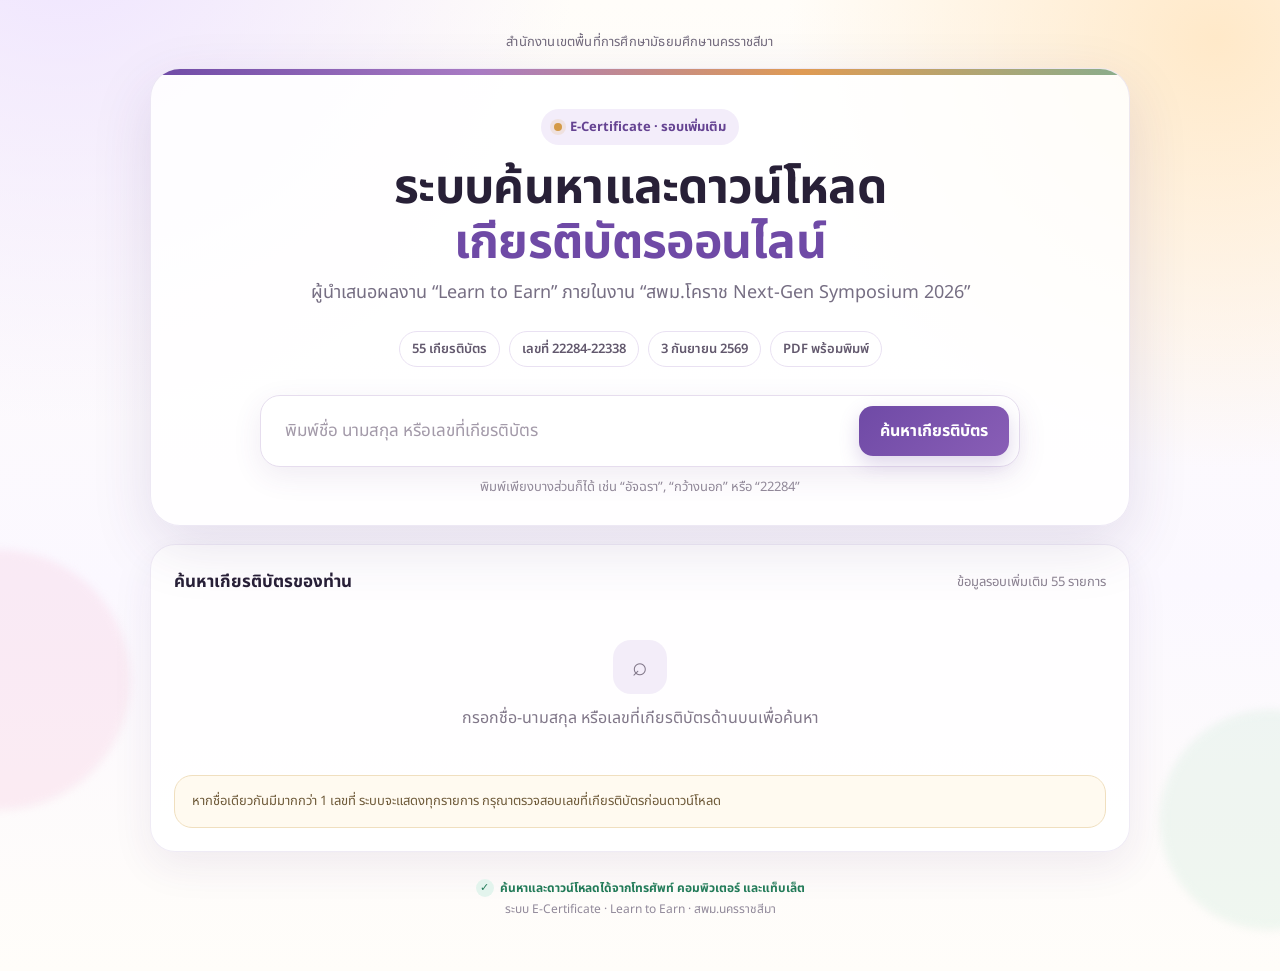
<file: learn-to-earn-round2/index.html>
<!doctype html>
<html lang="th">
<head>
<meta charset="utf-8">
<meta name="viewport" content="width=device-width,initial-scale=1,viewport-fit=cover">
<meta name="theme-color" content="#6f4aa6">
<title>ระบบค้นหาและดาวน์โหลดเกียรติบัตร Learn to Earn - รอบเพิ่มเติม</title>
<link rel="preconnect" href="https://fonts.googleapis.com">
<link rel="preconnect" href="https://fonts.gstatic.com" crossorigin>
<link href="https://fonts.googleapis.com/css2?family=Noto+Sans+Thai:wght@400;500;600;700;800&display=swap" rel="stylesheet">
<style>
:root{--purple:#6f4aa6;--purple2:#8d68be;--ink:#282037;--muted:#766e83;--gold:#d39a45;--cream:#fffaf2;--line:#e9e1f2;--ok:#237b59;--shadow:0 20px 60px rgba(73,44,105,.13)}
*{box-sizing:border-box}html{scroll-behavior:smooth}body{margin:0;font-family:"Noto Sans Thai",system-ui,sans-serif;color:var(--ink);background:radial-gradient(circle at 5% -10%,#eee3ff 0,transparent 32%),radial-gradient(circle at 95% 4%,#ffe9c9 0,transparent 28%),linear-gradient(180deg,#fffdf9,#fbf8ff 60%,#fffdf9);min-height:100vh}
body:before,body:after{content:"";position:fixed;z-index:-1;border-radius:999px;filter:blur(4px);opacity:.4}body:before{width:260px;height:260px;background:#f8d5e6;left:-130px;bottom:10%}body:after{width:220px;height:220px;background:#d9eee1;right:-100px;bottom:-30px}
.wrap{width:min(980px,calc(100% - 28px));margin:auto;padding:24px 0 52px}.topline{text-align:center;font-size:13px;color:#726a7d;letter-spacing:.2px;margin:8px 0 16px}.hero{background:rgba(255,255,255,.84);border:1px solid rgba(111,74,166,.12);border-radius:30px;box-shadow:var(--shadow);overflow:hidden;position:relative}.hero:before{content:"";position:absolute;left:0;right:0;top:0;height:6px;background:linear-gradient(90deg,#6f4aa6,#a87ac3,#df9b53,#88ad8d)}.heroInner{padding:40px 42px 28px;text-align:center}.eyebrow{display:inline-flex;align-items:center;gap:8px;padding:8px 13px;border-radius:999px;background:#f3edfa;color:#654392;font-weight:700;font-size:13px}.eyebrow .dot{width:8px;height:8px;background:#d49a46;border-radius:50%;box-shadow:0 0 0 4px rgba(212,154,70,.15)}h1{font-size:clamp(28px,5vw,48px);line-height:1.15;margin:16px 0 6px;letter-spacing:-.7px}.accent{color:var(--purple)}.sub{margin:0 auto;color:var(--muted);font-size:clamp(15px,2.3vw,18px);max-width:720px;line-height:1.75}.chips{display:flex;flex-wrap:wrap;justify-content:center;gap:9px;margin:22px 0 0}.chip{padding:7px 12px;border:1px solid var(--line);background:#fff;border-radius:999px;color:#62586d;font-size:13px;font-weight:600}.searchBox{margin:28px auto 4px;max-width:760px;padding:10px;background:#fff;border:1px solid #e6ddee;border-radius:20px;display:flex;gap:8px;box-shadow:0 9px 30px rgba(86,56,117,.09)}.searchBox:focus-within{border-color:#aa8dca;box-shadow:0 0 0 4px rgba(111,74,166,.08),0 9px 30px rgba(86,56,117,.09)}input{min-width:0;flex:1;border:0;outline:none;padding:12px 14px;font:600 17px "Noto Sans Thai",sans-serif;color:var(--ink);background:transparent}input::placeholder{font-weight:400;color:#a39aa9}.btnSearch{border:0;border-radius:14px;padding:12px 21px;background:linear-gradient(135deg,#6f4aa6,#895eb6);color:white;font:700 16px "Noto Sans Thai";cursor:pointer;box-shadow:0 8px 20px rgba(111,74,166,.23)}.hint{font-size:13px;color:#918899;margin-top:10px}
.panel{margin-top:18px;background:rgba(255,255,255,.83);border:1px solid rgba(111,74,166,.11);border-radius:25px;padding:23px;box-shadow:0 14px 40px rgba(73,44,105,.08)}.status{display:flex;justify-content:space-between;align-items:center;gap:12px;margin-bottom:14px;min-height:28px}.status strong{font-size:17px}.status span{font-size:13px;color:#8b8291}.empty{text-align:center;padding:30px 12px;color:#817789}.emptyIcon{width:54px;height:54px;border-radius:18px;margin:0 auto 12px;display:grid;place-items:center;background:#f3edf9;font-size:26px}.results{display:grid;gap:12px}.card{display:grid;grid-template-columns:auto 1fr auto;align-items:center;gap:14px;border:1px solid #ebe4f1;background:#fff;border-radius:19px;padding:15px;transition:.18s ease}.card:hover{transform:translateY(-1px);box-shadow:0 10px 24px rgba(80,50,110,.08);border-color:#d7c8e6}.number{min-width:86px;text-align:center;background:linear-gradient(145deg,#f2ebfa,#fff6e9);border:1px solid #e3d7ee;color:#654392;border-radius:14px;padding:9px 10px;font-weight:800;font-size:14px}.name{font-size:17px;font-weight:700;line-height:1.4}.mini{margin-top:2px;color:#918799;font-size:12px}.actions{display:flex;gap:7px}.action{white-space:nowrap;text-decoration:none;border-radius:12px;padding:9px 12px;font-size:13px;font-weight:700;border:1px solid #ded3e9;color:#654392;background:#fff}.action.primary{background:#6f4aa6;color:#fff;border-color:#6f4aa6}.action:hover{filter:brightness(.98)}
.notice{margin-top:15px;border-radius:18px;padding:15px 17px;background:#fffaf0;border:1px solid #f0dfbf;color:#6e5a39;font-size:13px;line-height:1.65}.footer{text-align:center;color:#91899a;font-size:12px;line-height:1.7;margin-top:25px}.footer b{color:#6f4aa6}.badge{display:inline-flex;align-items:center;gap:6px;color:var(--ok);font-weight:700}.badge:before{content:"✓";display:grid;place-items:center;width:18px;height:18px;border-radius:50%;background:#e3f4ed;color:var(--ok);font-size:11px}
@media(max-width:720px){.wrap{width:min(100% - 18px,980px);padding-top:12px}.hero{border-radius:23px}.heroInner{padding:29px 16px 21px}.searchBox{flex-direction:column;padding:8px}.btnSearch{width:100%}.panel{padding:14px;border-radius:20px}.card{grid-template-columns:1fr;gap:10px}.number{justify-self:start;min-width:0}.actions{display:grid;grid-template-columns:1fr 1fr;width:100%}.action{text-align:center;padding:10px 7px}.status{align-items:flex-start;flex-direction:column;gap:2px}}
@media print{body{background:#fff}.searchBox,.panel,.chips,.hint,.notice,.footer{display:none}.hero{box-shadow:none;border:0}}
</style>
</head>
<body>
<main class="wrap">
  <div class="topline">สำนักงานเขตพื้นที่การศึกษามัธยมศึกษานครราชสีมา</div>
  <section class="hero">
    <div class="heroInner">
      <div class="eyebrow"><span class="dot"></span> E-Certificate · รอบเพิ่มเติม</div>
      <h1>ระบบค้นหาและดาวน์โหลด<br><span class="accent">เกียรติบัตรออนไลน์</span></h1>
      <p class="sub">ผู้นำเสนอผลงาน “Learn to Earn” ภายในงาน “สพม.โคราช Next-Gen Symposium 2026”</p>
      <div class="chips"><span class="chip">55 เกียรติบัตร</span><span class="chip">เลขที่ 22284-22338</span><span class="chip">3 กันยายน 2569</span><span class="chip">PDF พร้อมพิมพ์</span></div>
      <div class="searchBox">
        <input id="q" autocomplete="off" inputmode="search" aria-label="ค้นหาชื่อหรือนามสกุลหรือเลขที่เกียรติบัตร" placeholder="พิมพ์ชื่อ นามสกุล หรือเลขที่เกียรติบัตร">
        <button class="btnSearch" id="go">ค้นหาเกียรติบัตร</button>
      </div>
      <div class="hint">พิมพ์เพียงบางส่วนก็ได้ เช่น “อัจฉรา”, “กว้างนอก” หรือ “22284”</div>
    </div>
  </section>

  <section class="panel" aria-live="polite">
    <div class="status"><strong id="statusTitle">ค้นหาเกียรติบัตรของท่าน</strong><span id="statusMeta">ข้อมูลรอบเพิ่มเติม 55 รายการ</span></div>
    <div id="results" class="results"><div class="empty"><div class="emptyIcon">⌕</div>กรอกชื่อ-นามสกุล หรือเลขที่เกียรติบัตรด้านบนเพื่อค้นหา</div></div>
    <div class="notice">หากชื่อเดียวกันมีมากกว่า 1 เลขที่ ระบบจะแสดงทุกรายการ กรุณาตรวจสอบเลขที่เกียรติบัตรก่อนดาวน์โหลด</div>
  </section>

  <div class="footer"><span class="badge">ค้นหาและดาวน์โหลดได้จากโทรศัพท์ คอมพิวเตอร์ และแท็บเล็ต</span><br>ระบบ E-Certificate · Learn to Earn · สพม.นครราชสีมา</div>
</main>
<script>
const DATA = [
[22284,"นางสาวอัจฉรา บุตโคต"],[22285,"นางสาวกฤตยา นราธร"],[22286,"นายทวียศ พืชสอน"],[22287,"เด็กหญิงธัญพร ร่มพุดซา"],[22288,"เด็กหญิงกิตติยา พรมวงศ์"],[22289,"นางสาวเกษราวัลณ์ ศรีจันทร์"],[22290,"นางสุดารัตน์ กว้างนอก"],[22291,"นางสาวเกษราวัลณ์ ศรีจันทร์"],[22292,"นางกรณิศา สำเร็จ"],[22293,"ว่าที่ ร.ต.นิกร บุตรราช"],[22294,"นางพรรษสรณ์ ภูริวัฒน์วงษ์"],[22295,"นายอัมรินทร์ เกยจอหอ"],[22296,"นางฐิติมา สินกระโทก"],[22297,"นางอาภรณ์ เสิงกำปัง"],[22298,"นางสาวมนพร โพธิ์สุวรรณ"],[22299,"นายณัฐพล เกิดจันทึก"],[22300,"นายศิวกร สถิเรืองกิตติ์"],[22301,"นางสาวพิมพ์พิศุทธิ์ จุฬคุปต์"],[22302,"นางสาวรัญชิดา ด่านกระโทก"],[22303,"นายธนภัทร ฟุ้งมงคลเสถียร"],[22304,"นางสาวกัญญาภัค ยังสูงเนิน"],[22305,"นางสาวณัฐวิภา จวนรุ่ง"],[22306,"นางสาวพรนรินทร์ พูลสวัสดิ์"],[22307,"นางสาวบุณยานุช สังข์เพ็ชร"],[22308,"นางสาวกุลนาถ อยู่ศรี"],[22309,"นางสาวสุรภา ป.ป.สูงเนิน"],[22310,"นางสาวพรรณนิชา เอิบโคกสูง"],[22311,"นางสาวชนิกานต์ รัตนทิพย์"],[22312,"นายกมลพันธ์ เทพังเทียม"],[22313,"นายธนกฤต จิตรีศิลป์"],[22314,"นายวันระพี เต็มรัมย์"],[22315,"เด็กหญิงปาริชาติ เดชเสน"],[22316,"เด็กหญิงเพชรรัตน์ ผิวแดง"],[22317,"นางกรณิศา สำเร็จ"],[22318,"นางสาวสุรัสวดี ปรีเปรม"],[22319,"นายสุรพล ภูมิโคกรักษ์"],[22320,"นายสมพร สาโพนทัน"],[22321,"นางสาวประกายแก้ว นาคตระกูล"],[22322,"นางสาวฐิติพร บัวรัตน์"],[22323,"นางสาวณกัญญา กาละพัตร"],[22324,"นางสาวสลิลทิพย์ เมนไธสง"],[22325,"นางกรณิศา สำเร็จ"],[22326,"นางสาวฐิตินันท์ สิทธิหงษ์"],[22327,"นางสาวอภิฤดี เประดา"],[22328,"นางสาวกัลยา ดวงประโคน"],[22329,"นางสาวปิยะนันท์ ชัยไธสง"],[22330,"นายณัฐสิทธิ์ แก้วคูนอก"],[22331,"นางสุมิตรา การสร้าง"],[22332,"นางละออง วงษาเวียง"],[22333,"นางสาวเพชรนรินทร์ ประทาน"],[22334,"นางสาวณัฏฐา พละสุ"],[22335,"นางสาวอภิฤดี เประดา"],[22336,"นางสาวข้าวหอม เหล็กสี"],[22337,"นางสาวธัญญาภรณ์ นาดี"],[22338,"นางบุษบา ชื่นฤทธิ์"]
];
const titleRx=/^(ว่าที่\s*ร\.ต\.|ดร\.|เด็กหญิง|เด็กชาย|นางสาว|นาง|นาย)\s*/i;
function norm(s){return String(s||"").normalize("NFC").toLowerCase().replace(/[.\-_/\\(),]/g,"").replace(/\s+/g,"").trim()}
function stripped(s){return norm(String(s||"").replace(titleRx,""))}
function dist(a,b){if(!a)return b.length;if(!b)return a.length;const row=Array.from({length:b.length+1},(_,i)=>i);for(let i=1;i<=a.length;i++){let prev=row[0];row[0]=i;for(let j=1;j<=b.length;j++){const tmp=row[j];row[j]=Math.min(row[j]+1,row[j-1]+1,prev+(a[i-1]===b[j-1]?0:1));prev=tmp}}return row[b.length]}
function escapeHtml(s){return String(s).replace(/[&<>'"]/g,m=>({"&":"&amp;","<":"&lt;",">":"&gt;","'":"&#39;",'"':"&quot;"}[m]))}
function findMatches(raw){const q=norm(raw),qs=stripped(raw);if(!q)return [];const numeric=/^\d+$/.test(q);let exact=DATA.filter(([n,name])=>numeric?String(n).includes(q):(norm(name).includes(q)||stripped(name).includes(q)||stripped(name).includes(qs)));
if(exact.length||numeric||q.length<4)return exact;
return DATA.filter(([n,name])=>{const a=stripped(name),threshold=qs.length<=5?1:2;if(dist(a,qs)<=threshold)return true;return a.split(/\s+/).some(x=>dist(x,qs)<=threshold)}).slice(0,8)}
function render(){const raw=document.getElementById('q').value.trim(),out=document.getElementById('results'),title=document.getElementById('statusTitle'),meta=document.getElementById('statusMeta');if(!raw){title.textContent='ค้นหาเกียรติบัตรของท่าน';meta.textContent='ข้อมูลรอบเพิ่มเติม 55 รายการ';out.innerHTML='<div class="empty"><div class="emptyIcon">⌕</div>กรอกชื่อ-นามสกุล หรือเลขที่เกียรติบัตรด้านบนเพื่อค้นหา</div>';return}const rows=findMatches(raw);title.textContent=rows.length?`พบ ${rows.length} รายการ`:'ไม่พบข้อมูล';meta.textContent=`คำค้น: “${raw}”`;if(!rows.length){out.innerHTML='<div class="empty"><div class="emptyIcon">?</div>ไม่พบชื่อหรือเลขที่นี้ ลองพิมพ์เพียงบางส่วนของชื่อหรือนามสกุลอีกครั้ง</div>';return}out.innerHTML=rows.map(([n,name])=>`<article class="card"><div class="number">เลขที่ ${n}</div><div><div class="name">${escapeHtml(name)}</div><div class="mini">เกียรติบัตร Learn to Earn · 2569</div></div><div class="actions"><a class="action" href="certificates/${n}.pdf" target="_blank" rel="noopener">เปิด / พิมพ์</a><a class="action primary" href="certificates/${n}.pdf" download="Learn-to-Earn-${n}.pdf">ดาวน์โหลด PDF</a></div></article>`).join('')}
document.getElementById('go').addEventListener('click',render);document.getElementById('q').addEventListener('keydown',e=>{if(e.key==='Enter')render()});document.getElementById('q').addEventListener('input',()=>{if(document.getElementById('q').value.trim().length>=2)render()});
</script>
</body>
</html>
</file>
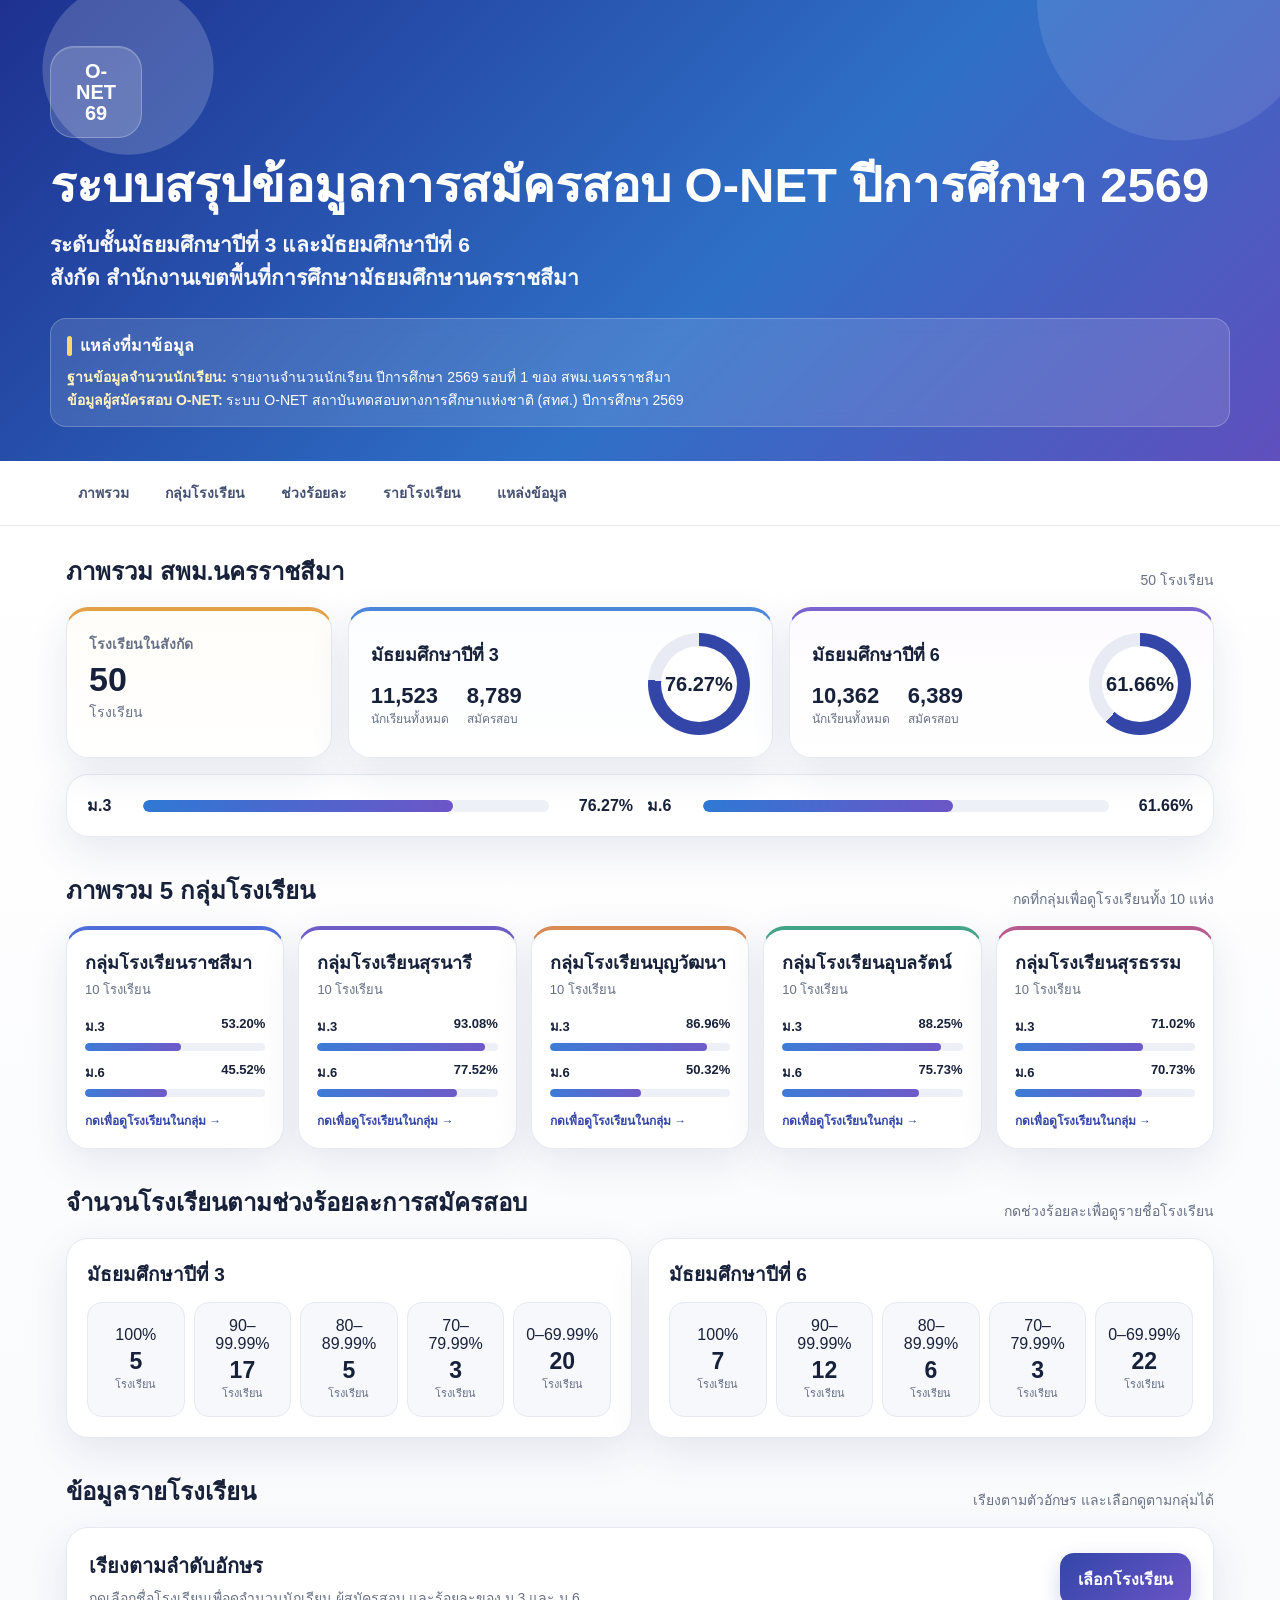
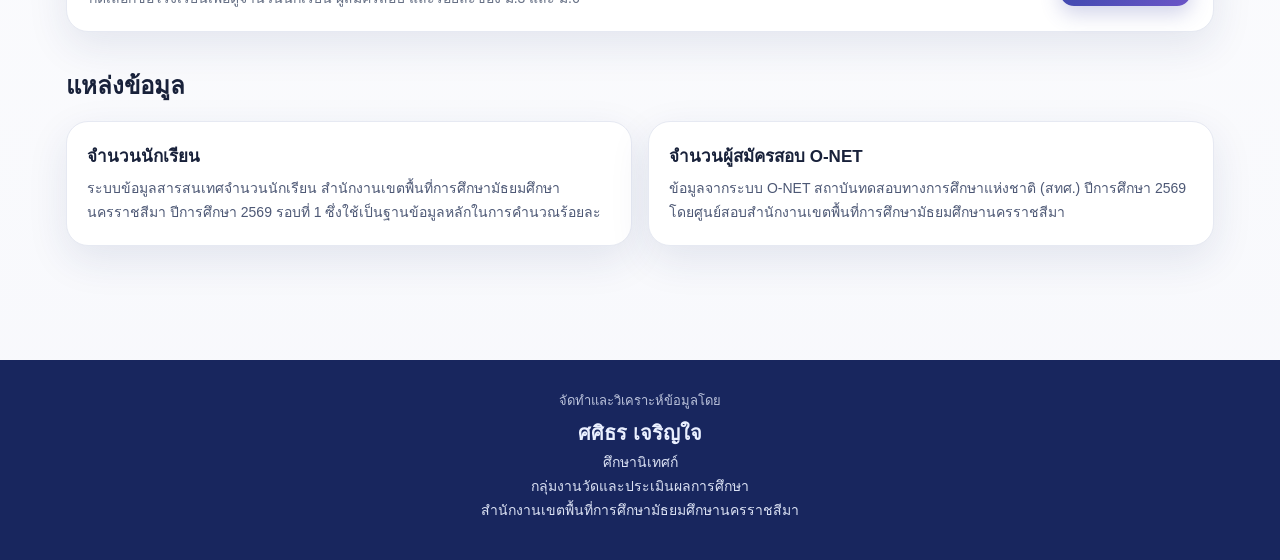
<file: onet2569/index.html>
<!doctype html>
<html lang="th">
<head>
<meta charset="utf-8">
<meta name="viewport" content="width=device-width,initial-scale=1,viewport-fit=cover">
<meta name="theme-color" content="#263C96">
<title>ระบบสรุปข้อมูลการสมัครสอบ O-NET ปีการศึกษา 2569</title>
<style>
:root{
  --navy:#1e2d6d; --indigo:#3346a8; --blue:#2f78d4; --violet:#6c55c7;
  --ink:#18213a; --muted:#667085; --line:#e6e9f2; --soft:#f6f8fc;
  --white:#fff; --cyan:#e9f4ff; --lav:#f1edff; --mint:#eaf8f3; --peach:#fff1e6; --pink:#fdeef5;
  --shadow:0 14px 40px rgba(34,50,106,.10);
}
*{box-sizing:border-box}
html{scroll-behavior:smooth}
body{
  margin:0; font-family:"Noto Sans Thai","Leelawadee UI","Tahoma",sans-serif;
  color:var(--ink); background:linear-gradient(180deg,#f4f7ff 0,#fff 24%,#f7f8fc 100%);
}
button{font:inherit;-webkit-tap-highlight-color:transparent}
body{overflow-x:hidden}
a,button,.group-card,.school-row{touch-action:manipulation}
.hero{
  position:relative; overflow:hidden; padding:46px 20px 34px;
  background:
    radial-gradient(circle at 10% 15%,rgba(255,255,255,.18) 0 85px,transparent 86px),
    radial-gradient(circle at 92% 0%,rgba(255,255,255,.10) 0 140px,transparent 141px),
    linear-gradient(135deg,#1e3190,#2f70c7 58%,#5f4fbd);
  color:white;
}
.hero-inner,.wrap{max-width:1180px;margin:auto}
.brand-row{display:flex;align-items:center;gap:14px;margin-bottom:18px}
.badge-logo{
  width:92px;height:92px;border-radius:24px;background:rgba(255,255,255,.16);
  display:flex;align-items:center;justify-content:center;border:1px solid rgba(255,255,255,.25);font-weight:800;font-size:20px;
  line-height:1.05; text-align:center; padding:8px; overflow:hidden; white-space:normal;
  box-shadow:inset 0 1px 0 rgba(255,255,255,.16)
}
.eyebrow{font-size:13px;letter-spacing:.4px;opacity:.88}
h1{margin:0;font-size:clamp(29px,4vw,49px);line-height:1.22;font-weight:800}
.hero-sub{margin:12px 0 0;font-size:clamp(16px,2vw,21px);font-weight:600;opacity:.95}
.source-strip{
  margin-top:24px;padding:14px 16px;border-radius:16px;background:rgba(255,255,255,.12);
  border:1px solid rgba(255,255,255,.22);backdrop-filter:blur(8px);font-size:14px;line-height:1.65
}
.source-strip strong{color:#fff4c2}
.source-title{
  font-size:16px;font-weight:850;letter-spacing:.2px;margin-bottom:7px;color:#ffffff;
  display:flex;align-items:center;gap:8px
}
.source-title:before{
  content:"";width:5px;height:20px;border-radius:999px;background:#ffd76a;display:inline-block
}
.nav{
  position:sticky;top:0;z-index:20;background:rgba(255,255,255,.94);backdrop-filter:blur(14px);
  border-bottom:1px solid var(--line)
}
.nav-inner{max-width:1180px;margin:auto;display:flex;gap:8px;padding:10px 14px;overflow-x:auto;scrollbar-width:none;-ms-overflow-style:none}
.nav-inner::-webkit-scrollbar{display:none}
.nav a{
  white-space:nowrap;text-decoration:none;color:#455070;padding:10px 14px;border-radius:999px;font-weight:700;font-size:14px;min-height:44px;display:inline-flex;align-items:center
}
.nav a:hover{background:#eef2ff;color:var(--indigo)}
.wrap{padding:26px 16px 70px}
.section{scroll-margin-top:78px;margin-bottom:34px}
.section-head{display:flex;align-items:end;justify-content:space-between;gap:12px;margin:0 0 16px}
.section-title{font-size:24px;font-weight:800;margin:0}
.section-note{color:var(--muted);font-size:14px}
.kpis{display:grid;grid-template-columns:1fr 1.6fr 1.6fr;gap:16px}
.card{
  background:white;border:1px solid var(--line);border-radius:22px;box-shadow:var(--shadow)
}
.kpi{padding:22px;border-top:4px solid transparent}
.kpi:nth-child(1){border-top-color:#e4a047;background:linear-gradient(180deg,#fffdf8,#fff)}
.kpi:nth-child(2){border-top-color:#4d87da;background:linear-gradient(180deg,#fbfdff,#fff)}
.kpi:nth-child(3){border-top-color:#7c64cf;background:linear-gradient(180deg,#fdfbff,#fff)}
.kpi-label{color:var(--muted);font-weight:700;font-size:14px}
.kpi-number{font-size:34px;font-weight:850;margin:5px 0 2px}
.kpi-unit{font-size:14px;color:var(--muted)}
.level-kpi{display:grid;grid-template-columns:1fr auto;gap:14px;align-items:center}
.level-title{font-size:18px;font-weight:800}
.stats-line{display:flex;gap:18px;flex-wrap:wrap;margin-top:14px}
.mini-stat strong{display:block;font-size:22px}
.mini-stat span{font-size:12px;color:var(--muted)}
.ring{
  --p:50; width:102px;height:102px;border-radius:50%;
  background:conic-gradient(var(--indigo) calc(var(--p)*1%),#e8ebf4 0);
  display:grid;place-items:center;position:relative
}
.ring:before{content:"";position:absolute;width:76px;height:76px;border-radius:50%;background:white}
.ring b{position:relative;font-size:20px}
.quick-compare{
  margin-top:16px;padding:18px 20px;display:grid;grid-template-columns:1fr 1fr;gap:14px
}
.compare-row{display:grid;grid-template-columns:46px 1fr 74px;gap:10px;align-items:center}
.compare-row span:first-child{font-weight:800}
.track{height:12px;border-radius:999px;background:#edf0f6;overflow:hidden}
.fill{height:100%;border-radius:999px;background:linear-gradient(90deg,var(--blue),var(--violet))}
.compare-val{text-align:right;font-weight:800}
.group-grid{display:grid;grid-template-columns:repeat(5,1fr);gap:14px}
.group-card{padding:18px;cursor:pointer;transition:.18s transform,.18s box-shadow;border-top:4px solid #5368d8}
.group-card:nth-child(1){border-top-color:#4f6edb}
.group-card:nth-child(2){border-top-color:#6f5cc7}
.group-card:nth-child(3){border-top-color:#da8a52}
.group-card:nth-child(4){border-top-color:#43a487}
.group-card:nth-child(5){border-top-color:#b75b8e}
.group-card:hover{transform:translateY(-3px);box-shadow:0 18px 46px rgba(44,59,127,.15)}
.group-name{font-weight:850;font-size:18px}
.group-meta{font-size:13px;color:var(--muted);margin:2px 0 16px}
.group-level{margin-top:11px}
.group-level-head{display:flex;justify-content:space-between;font-size:13px;font-weight:700;margin-bottom:6px}
.small-track{height:8px;background:#edf0f6;border-radius:999px;overflow:hidden}
.small-fill{height:100%;background:linear-gradient(90deg,#3d7bd7,#6f5ac8);border-radius:999px}
.click-hint{font-size:12px;color:var(--indigo);font-weight:700;margin-top:14px}
.range-panels{display:grid;grid-template-columns:1fr 1fr;gap:16px}
.range-panel{padding:20px}
.range-title{font-size:19px;font-weight:850;margin-bottom:13px}
.range-grid{display:grid;grid-template-columns:repeat(5,1fr);gap:9px}
.range-btn{
  border:1px solid var(--line);background:var(--soft);padding:14px 8px;border-radius:15px;cursor:pointer;
  text-align:center;color:var(--ink);transition:.16s
}
.range-btn:hover{border-color:#aeb7e8;background:#f0f2ff;transform:translateY(-1px)}
.range-btn b{display:block;font-size:23px;margin-top:4px}
.range-btn span{display:block;font-size:11px;color:var(--muted)}
.school-launch{
  padding:22px;display:flex;align-items:center;justify-content:space-between;gap:18px
}
.school-launch h3{margin:0 0 5px;font-size:20px}
.school-launch p{margin:0;color:var(--muted);font-size:14px}
.primary{
  border:0;background:linear-gradient(135deg,var(--indigo),var(--violet));color:white;
  padding:14px 18px;border-radius:14px;font-weight:800;cursor:pointer;box-shadow:0 8px 20px rgba(62,71,164,.23);min-height:48px
}
.sources{display:grid;grid-template-columns:1fr 1fr;gap:16px}
.source-card{padding:20px}
.source-card h3{margin:0 0 8px;font-size:17px}
.source-card p{margin:0;color:#4d5875;line-height:1.7;font-size:14px}
footer{
  background:#18265e;color:#eaf0ff;padding:30px 18px 38px;margin-top:10px
}
.footer-inner{max-width:1180px;margin:auto;text-align:center}
.footer-kicker{font-size:13px;opacity:.78}
.footer-name{font-size:20px;font-weight:850;margin:6px 0 2px}
.footer-line{font-size:14px;line-height:1.7;opacity:.93}

/* Modal */
.modal{display:none;position:fixed;inset:0;z-index:100;background:rgba(14,22,55,.55);padding:18px;overflow:auto}
.modal.open{display:flex;align-items:flex-start;justify-content:center}
.modal-box{
  width:min(900px,100%);background:white;border-radius:24px;margin:26px auto;box-shadow:0 28px 80px rgba(12,20,58,.35);
  overflow:hidden
}
.modal-head{
  padding:18px 20px;border-bottom:1px solid var(--line);display:flex;justify-content:space-between;align-items:center;gap:12px;
  position:sticky;top:0;background:rgba(255,255,255,.97);z-index:2
}
.modal-title{font-size:20px;font-weight:850}
.close{border:0;background:#f0f2f7;width:44px;height:44px;border-radius:12px;font-size:22px;cursor:pointer;flex:0 0 44px}
.modal-body{padding:20px}
.group-summary{display:grid;grid-template-columns:1fr 1fr;gap:12px;margin-bottom:18px}
.summary-box{background:var(--soft);border-radius:16px;padding:15px}
.summary-box .big{font-size:24px;font-weight:850}
.summary-box .small{font-size:13px;color:var(--muted)}
.school-list{display:grid;gap:8px}
.school-row{
  border:1px solid var(--line);border-radius:15px;padding:13px 14px;cursor:pointer;display:grid;
  grid-template-columns:minmax(180px,1fr) 110px 110px;gap:10px;align-items:center;background:white
}
.range-school-row{grid-template-columns:minmax(180px,1fr) 120px}

.school-row:hover{background:#f8f9ff;border-color:#c9cff0}
.school-name{font-weight:800}
.group-tag{display:inline-block;margin-top:4px;padding:3px 8px;border-radius:999px;background:#eef0ff;color:#4856a8;font-size:11px;font-weight:700}
.row-metric{text-align:right;font-size:13px;color:var(--muted)}
.row-metric b{display:block;color:var(--ink);font-size:15px}
.school-detail{display:grid;grid-template-columns:1fr 1fr;gap:14px}
.detail-card{border:1px solid var(--line);border-radius:19px;padding:18px}
.detail-card h4{font-size:18px;margin:0 0 13px}
.detail-pct{font-size:34px;font-weight:850;color:var(--indigo)}
.detail-grid{display:grid;grid-template-columns:1fr 1fr;gap:8px;margin-top:12px}
.detail-grid div{background:var(--soft);border-radius:12px;padding:11px}
.detail-grid span{display:block;font-size:11px;color:var(--muted)}
.detail-grid b{font-size:18px}
.detail-note{margin-top:16px;background:#fff8e8;border:1px solid #f2ddb0;border-radius:14px;padding:12px 14px;font-size:13px;line-height:1.6;color:#66522e}
.filters{display:flex;gap:7px;flex-wrap:wrap;margin-bottom:14px}
.filter-btn{border:1px solid var(--line);background:white;padding:9px 12px;border-radius:999px;cursor:pointer;font-size:13px;font-weight:700;min-height:42px}
.filter-btn.active{background:#eef0ff;border-color:#aeb7ea;color:#394aa2}
button:focus-visible,a:focus-visible,.group-card:focus-visible,.school-row:focus-visible{outline:3px solid rgba(72,94,205,.28);outline-offset:2px}
.alpha-bar{display:flex;gap:5px;overflow-x:auto;padding-bottom:8px;margin-bottom:8px}
.alpha-btn{min-width:36px;border:0;background:#f2f4f8;border-radius:10px;padding:8px;cursor:pointer;font-weight:800;color:#59627a}
.alpha-btn:hover{background:#e8ebff;color:#3346a8}
.alpha-section{font-size:14px;font-weight:850;color:#394aa2;margin:15px 0 7px;padding-left:2px}

@media(max-width:980px){
  .kpis{grid-template-columns:1fr 1fr}
  .kpi:first-child{grid-column:1/-1}
  .group-grid{grid-template-columns:repeat(2,1fr)}
  .range-grid{grid-template-columns:repeat(3,1fr)}
}
@media(max-width:680px){
  .hero{padding:28px 14px 24px}
  .brand-row{margin-bottom:12px}.badge-logo{width:72px;height:72px;border-radius:18px;font-size:18px;padding:6px;line-height:1.02}
  .eyebrow{font-size:12px}
  h1{font-size:28px;line-height:1.18}
  .hero-sub{font-size:16px;line-height:1.55;margin-top:10px}
  .source-strip{margin-top:18px;padding:13px 14px;border-radius:14px;font-size:13px;line-height:1.65}
  .source-title{font-size:15px}
  .nav-inner{padding:8px 10px;gap:4px}
  .nav a{font-size:13px;padding:9px 11px;min-height:42px}
  .wrap{padding:18px 12px calc(58px + env(safe-area-inset-bottom))}
  .section{margin-bottom:28px;scroll-margin-top:66px}
  .section-head{align-items:flex-start;flex-direction:column;gap:4px;margin-bottom:12px}
  .section-title{font-size:21px;line-height:1.3}
  .section-note{font-size:12px}
  .kpis,.range-panels,.sources,.school-detail{grid-template-columns:1fr}
  .kpi:first-child{grid-column:auto}
  .kpi{padding:18px}
  .kpi-number{font-size:30px}
  .level-kpi{grid-template-columns:1fr auto;gap:10px}
  .level-title{font-size:17px}
  .mini-stat strong{font-size:20px}
  .stats-line{gap:14px;margin-top:11px}
  .ring{width:88px;height:88px}
  .ring:before{width:66px;height:66px}
  .ring b{font-size:17px}
  .quick-compare{grid-template-columns:1fr;padding:16px}
  .compare-row{grid-template-columns:40px 1fr 66px;gap:8px}
  .group-grid{grid-template-columns:1fr}
  .group-card{padding:16px}
  .range-panel{padding:16px}
  .range-title{font-size:17px}
  .range-grid{grid-template-columns:repeat(2,minmax(0,1fr));gap:8px}
  .range-btn{padding:13px 7px;min-height:78px}
  .range-btn b{font-size:21px}
  .school-launch{align-items:flex-start;flex-direction:column;padding:18px}
  .school-launch h3{font-size:18px}
  .school-launch p{font-size:13px;line-height:1.6}
  .primary{width:100%}
  .source-card{padding:17px}
  .source-card p{font-size:13px}
  .modal{padding:0;background:#fff}
  .modal.open{align-items:stretch}
  .modal-box{width:100%;min-height:100dvh;border-radius:0;margin:0;box-shadow:none;overflow:visible}
  .modal-head{top:0;padding:13px 14px;min-height:66px}
  .modal-title{font-size:18px;line-height:1.35}
  .modal-body{padding:14px 12px 30px}
  .group-summary{grid-template-columns:1fr 1fr;gap:8px;margin-bottom:14px}
  .summary-box{padding:12px}
  .summary-box .big{font-size:21px}
  .summary-box .small{font-size:11px;line-height:1.45}
  .school-row{grid-template-columns:minmax(0,1fr) 72px 72px;padding:12px 10px;gap:6px;border-radius:13px}
  .range-school-row{grid-template-columns:minmax(0,1fr) 78px}
  .school-name{font-size:14px;line-height:1.38;overflow-wrap:anywhere}
  .group-tag{font-size:10px}
  .row-metric{font-size:10px}.row-metric b{font-size:12px}
  .detail-card{padding:16px}
  .detail-pct{font-size:31px}
  .detail-note{font-size:12px}
  .filters{gap:6px;margin-bottom:12px}
  .filter-btn{font-size:12px;padding:8px 10px}
  footer{padding:26px 14px calc(34px + env(safe-area-inset-bottom))}
}
@media(max-width:390px){
  .badge-logo{width:64px;height:64px;border-radius:16px;font-size:16px;padding:6px;line-height:1.02}
  h1{font-size:25px}
  .hero-sub{font-size:15px}
  .source-strip{font-size:12px}
  .level-kpi{grid-template-columns:1fr 82px}
  .ring{width:82px;height:82px}.ring:before{width:62px;height:62px}.ring b{font-size:16px}
  .group-summary{grid-template-columns:1fr}
  .school-row{grid-template-columns:minmax(0,1fr) 66px 66px}
  .range-school-row{grid-template-columns:minmax(0,1fr) 74px}
}
</style>
</head>
<body>
<header class="hero">
  <div class="hero-inner">
    <div class="brand-row">
      <div class="badge-logo">O-<br>NET<br>69</div>
      <div>
        
      </div>
    </div>
    <h1>ระบบสรุปข้อมูลการสมัครสอบ O-NET ปีการศึกษา 2569</h1>
    <div class="hero-sub">ระดับชั้นมัธยมศึกษาปีที่ 3 และมัธยมศึกษาปีที่ 6<br>สังกัด สำนักงานเขตพื้นที่การศึกษามัธยมศึกษานครราชสีมา</div>
    <div class="source-strip">
      <div class="source-title">แหล่งที่มาข้อมูล</div>
      <strong>ฐานข้อมูลจำนวนนักเรียน:</strong> รายงานจำนวนนักเรียน ปีการศึกษา 2569 รอบที่ 1 ของ สพม.นครราชสีมา
      <br><strong>ข้อมูลผู้สมัครสอบ O-NET:</strong> ระบบ O-NET สถาบันทดสอบทางการศึกษาแห่งชาติ (สทศ.) ปีการศึกษา 2569
    </div>
  </div>
</header>

<nav class="nav">
  <div class="nav-inner">
    <a href="#overview">ภาพรวม</a>
    <a href="#groups">กลุ่มโรงเรียน</a>
    <a href="#ranges">ช่วงร้อยละ</a>
    <a href="#schools">รายโรงเรียน</a>
    <a href="#sources">แหล่งข้อมูล</a>
  </div>
</nav>

<main class="wrap">
  <section id="overview" class="section">
    <div class="section-head">
      <h2 class="section-title">ภาพรวม สพม.นครราชสีมา</h2>
      <div class="section-note">50 โรงเรียน</div>
    </div>
    <div class="kpis">
      <div class="card kpi">
        <div class="kpi-label">โรงเรียนในสังกัด</div>
        <div class="kpi-number" id="schoolCount">50</div>
        <div class="kpi-unit">โรงเรียน</div>
      </div>
      <div class="card kpi level-kpi">
        <div>
          <div class="level-title">มัธยมศึกษาปีที่ 3</div>
          <div class="stats-line">
            <div class="mini-stat"><strong id="m3Total">-</strong><span>นักเรียนทั้งหมด</span></div>
            <div class="mini-stat"><strong id="m3App">-</strong><span>สมัครสอบ</span></div>
          </div>
        </div>
        <div class="ring" id="m3Ring"><b id="m3Pct">-</b></div>
      </div>
      <div class="card kpi level-kpi">
        <div>
          <div class="level-title">มัธยมศึกษาปีที่ 6</div>
          <div class="stats-line">
            <div class="mini-stat"><strong id="m6Total">-</strong><span>นักเรียนทั้งหมด</span></div>
            <div class="mini-stat"><strong id="m6App">-</strong><span>สมัครสอบ</span></div>
          </div>
        </div>
        <div class="ring" id="m6Ring"><b id="m6Pct">-</b></div>
      </div>
    </div>

    <div class="card quick-compare">
      <div class="compare-row"><span>ม.3</span><div class="track"><div class="fill" id="m3Bar"></div></div><div class="compare-val" id="m3BarVal"></div></div>
      <div class="compare-row"><span>ม.6</span><div class="track"><div class="fill" id="m6Bar"></div></div><div class="compare-val" id="m6BarVal"></div></div>
    </div>
  </section>

  <section id="groups" class="section">
    <div class="section-head">
      <h2 class="section-title">ภาพรวม 5 กลุ่มโรงเรียน</h2>
      <div class="section-note">กดที่กลุ่มเพื่อดูโรงเรียนทั้ง 10 แห่ง</div>
    </div>
    <div class="group-grid" id="groupGrid"></div>
  </section>

  <section id="ranges" class="section">
    <div class="section-head">
      <h2 class="section-title">จำนวนโรงเรียนตามช่วงร้อยละการสมัครสอบ</h2>
      <div class="section-note">กดช่วงร้อยละเพื่อดูรายชื่อโรงเรียน</div>
    </div>
    <div class="range-panels">
      <div class="card range-panel">
        <div class="range-title">มัธยมศึกษาปีที่ 3</div>
        <div class="range-grid" id="m3Ranges"></div>
      </div>
      <div class="card range-panel">
        <div class="range-title">มัธยมศึกษาปีที่ 6</div>
        <div class="range-grid" id="m6Ranges"></div>
      </div>
    </div>
  </section>

  <section id="schools" class="section">
    <div class="section-head">
      <h2 class="section-title">ข้อมูลรายโรงเรียน</h2>
      <div class="section-note">เรียงตามตัวอักษร และเลือกดูตามกลุ่มได้</div>
    </div>
    <div class="card school-launch">
      <div>
        <h3>เรียงตามลำดับอักษร</h3>
        <p>กดเลือกชื่อโรงเรียนเพื่อดูจำนวนนักเรียน ผู้สมัครสอบ และร้อยละของ ม.3 และ ม.6</p>
      </div>
      <button class="primary" onclick="openSchoolPicker()">เลือกโรงเรียน</button>
    </div>
  </section>

  <section id="sources" class="section">
    <div class="section-head">
      <h2 class="section-title">แหล่งข้อมูล</h2>
    </div>
    <div class="sources">
      <div class="card source-card">
        <h3>จำนวนนักเรียน</h3>
        <p>ระบบข้อมูลสารสนเทศจำนวนนักเรียน สำนักงานเขตพื้นที่การศึกษามัธยมศึกษานครราชสีมา ปีการศึกษา 2569 รอบที่ 1 ซึ่งใช้เป็นฐานข้อมูลหลักในการคำนวณร้อยละ</p>
      </div>
      <div class="card source-card">
        <h3>จำนวนผู้สมัครสอบ O-NET</h3>
        <p>ข้อมูลจากระบบ O-NET สถาบันทดสอบทางการศึกษาแห่งชาติ (สทศ.) ปีการศึกษา 2569 โดยศูนย์สอบสำนักงานเขตพื้นที่การศึกษามัธยมศึกษานครราชสีมา</p>
      </div>
    </div>
  </section>
</main>

<footer>
  <div class="footer-inner">
    <div class="footer-kicker">จัดทำและวิเคราะห์ข้อมูลโดย</div>
    <div class="footer-name">ศศิธร เจริญใจ</div>
    <div class="footer-line">ศึกษานิเทศก์<br>กลุ่มงานวัดและประเมินผลการศึกษา<br>สำนักงานเขตพื้นที่การศึกษามัธยมศึกษานครราชสีมา</div>
  </div>
</footer>

<div class="modal" id="groupModal" onclick="backdropClose(event,'groupModal')">
  <div class="modal-box">
    <div class="modal-head"><div class="modal-title" id="groupModalTitle"></div><button class="close" onclick="closeModal('groupModal')">×</button></div>
    <div class="modal-body" id="groupModalBody"></div>
  </div>
</div>

<div class="modal" id="rangeModal" onclick="backdropClose(event,'rangeModal')">
  <div class="modal-box">
    <div class="modal-head"><div class="modal-title" id="rangeModalTitle"></div><button class="close" onclick="closeModal('rangeModal')">×</button></div>
    <div class="modal-body" id="rangeModalBody"></div>
  </div>
</div>

<div class="modal" id="schoolPicker" onclick="backdropClose(event,'schoolPicker')">
  <div class="modal-box">
    <div class="modal-head"><div class="modal-title">เลือกโรงเรียน</div><button class="close" onclick="closeModal('schoolPicker')">×</button></div>
    <div class="modal-body">
      <div class="filters" id="groupFilters"></div>
      <div id="schoolPickerList"></div>
    </div>
  </div>
</div>

<div class="modal" id="schoolModal" onclick="backdropClose(event,'schoolModal')">
  <div class="modal-box">
    <div class="modal-head"><div class="modal-title" id="schoolModalTitle"></div><button class="close" onclick="closeModal('schoolModal')">×</button></div>
    <div class="modal-body" id="schoolModalBody"></div>
  </div>
</div>

<script>
const DATA = {"schools":[{"school":"กระเบื้องนอกพิทยาคม","m3_total":27,"m3_app":3,"m3_pct":0.1111111111111111,"m6_total":5,"m6_app":2,"m6_pct":0.4,"group":"สุรธรรม"},{"school":"เกล็ดลิ้นวิทยา","m3_total":84,"m3_app":58,"m3_pct":0.6904761904761905,"m6_total":63,"m6_app":54,"m6_pct":0.8571428571428571,"group":"สุรนารี"},{"school":"แก้งสนามนางพิทยาคม","m3_total":32,"m3_app":31,"m3_pct":0.96875,"m6_total":5,"m6_app":5,"m6_pct":1.0,"group":"สุรนารี"},{"school":"ขามทะเลสอวิทยา","m3_total":233,"m3_app":233,"m3_pct":1.0,"m6_total":124,"m6_app":49,"m6_pct":0.3951612903225806,"group":"อุบลรัตน์"},{"school":"ขามสะแกแสง","m3_total":229,"m3_app":146,"m3_pct":0.6375545851528385,"m6_total":238,"m6_app":80,"m6_pct":0.33613445378151263,"group":"อุบลรัตน์"},{"school":"โคราชพิทยาคม","m3_total":46,"m3_app":13,"m3_pct":0.2826086956521739,"m6_total":20,"m6_app":12,"m6_pct":0.6,"group":"ราชสีมา"},{"school":"จระเข้หินสังฆกิจวิทยา","m3_total":62,"m3_app":43,"m3_pct":0.6935483870967742,"m6_total":62,"m6_app":39,"m6_pct":0.6290322580645161,"group":"บุญวัฒนา"},{"school":"จักราชวิทยา","m3_total":489,"m3_app":283,"m3_pct":0.5787321063394683,"m6_total":347,"m6_app":97,"m6_pct":0.27953890489913547,"group":"ราชสีมา"},{"school":"ชุมพวงศึกษา","m3_total":372,"m3_app":366,"m3_pct":0.9838709677419355,"m6_total":316,"m6_app":313,"m6_pct":0.990506329113924,"group":"สุรธรรม"},{"school":"โชคชัยสามัคคี","m3_total":613,"m3_app":69,"m3_pct":0.11256117455138662,"m6_total":447,"m6_app":80,"m6_pct":0.1789709172259508,"group":"ราชสีมา"},{"school":"ท่าช้างราษฏร์บำรุง","m3_total":151,"m3_app":77,"m3_pct":0.5099337748344371,"m6_total":104,"m6_app":62,"m6_pct":0.5961538461538461,"group":"ราชสีมา"},{"school":"เทพาลัย","m3_total":31,"m3_app":31,"m3_pct":1.0,"m6_total":24,"m6_app":24,"m6_pct":1.0,"group":"สุรนารี"},{"school":"ธารปราสาทเพชรวิทยา","m3_total":71,"m3_app":43,"m3_pct":0.6056338028169014,"m6_total":56,"m6_app":41,"m6_pct":0.7321428571428571,"group":"ราชสีมา"},{"school":"นิคมพิมายศึกษา","m3_total":131,"m3_app":37,"m3_pct":0.2824427480916031,"m6_total":60,"m6_app":29,"m6_pct":0.48333333333333334,"group":"สุรธรรม"},{"school":"โนนสมบูรณ์วิทยา","m3_total":137,"m3_app":100,"m3_pct":0.7299270072992701,"m6_total":112,"m6_app":89,"m6_pct":0.7946428571428571,"group":"บุญวัฒนา"},{"school":"โนนสูงศรีธานี","m3_total":569,"m3_app":566,"m3_pct":0.9947275922671354,"m6_total":501,"m6_app":500,"m6_pct":0.998003992015968,"group":"ราชสีมา"},{"school":"บ้านเหลื่อมพิทยาสรรพ์","m3_total":145,"m3_app":117,"m3_pct":0.8068965517241379,"m6_total":140,"m6_app":115,"m6_pct":0.8214285714285714,"group":"สุรนารี"},{"school":"บึงพะไล","m3_total":56,"m3_app":51,"m3_pct":0.9107142857142857,"m6_total":49,"m6_app":49,"m6_pct":1.0,"group":"สุรนารี"},{"school":"บุญวัฒนา","m3_total":641,"m3_app":636,"m3_pct":0.9921996879875195,"m6_total":639,"m6_app":168,"m6_pct":0.26291079812206575,"group":"บุญวัฒนา"},{"school":"บุญวัฒนา 2","m3_total":38,"m3_app":36,"m3_pct":0.9473684210526315,"m6_total":34,"m6_app":34,"m6_pct":1.0,"group":"บุญวัฒนา"},{"school":"บุญเหลือวิทยานุสรณ์","m3_total":432,"m3_app":431,"m3_pct":0.9976851851851852,"m6_total":383,"m6_app":382,"m6_pct":0.9973890339425587,"group":"อุบลรัตน์"},{"school":"บุญเหลือวิทยานุสรณ์ 2","m3_total":48,"m3_app":15,"m3_pct":0.3125,"m6_total":34,"m6_app":12,"m6_pct":0.35294117647058826,"group":"อุบลรัตน์"},{"school":"ปักธงชัยประชานิรมิต","m3_total":513,"m3_app":499,"m3_pct":0.9727095516569201,"m6_total":412,"m6_app":402,"m6_pct":0.9757281553398058,"group":"บุญวัฒนา"},{"school":"ปากช่อง","m3_total":508,"m3_app":507,"m3_pct":0.9980314960629921,"m6_total":521,"m6_app":148,"m6_pct":0.2840690978886756,"group":"บุญวัฒนา"},{"school":"พิมายดำรงวิทยาคม","m3_total":85,"m3_app":55,"m3_pct":0.6470588235294118,"m6_total":83,"m6_app":55,"m6_pct":0.6626506024096386,"group":"สุรธรรม"},{"school":"พิมายวิทยา","m3_total":611,"m3_app":581,"m3_pct":0.9509001636661211,"m6_total":576,"m6_app":561,"m6_pct":0.9739583333333334,"group":"สุรธรรม"},{"school":"พุดซาพิทยาคม","m3_total":18,"m3_app":18,"m3_pct":1.0,"m6_total":17,"m6_app":13,"m6_pct":0.7647058823529411,"group":"อุบลรัตน์"},{"school":"ภู่วิทยา","m3_total":115,"m3_app":99,"m3_pct":0.8608695652173913,"m6_total":164,"m6_app":154,"m6_pct":0.9390243902439024,"group":"สุรธรรม"},{"school":"มหิศราธิบดี","m3_total":152,"m3_app":152,"m3_pct":1.0,"m6_total":133,"m6_app":133,"m6_pct":1.0,"group":"สุรธรรม"},{"school":"มัธยมด่านขุนทด","m3_total":256,"m3_app":246,"m3_pct":0.9609375,"m6_total":433,"m6_app":375,"m6_pct":0.8660508083140878,"group":"อุบลรัตน์"},{"school":"มัธยมวชิราลงกรณวราราม","m3_total":141,"m3_app":141,"m3_pct":1.0,"m6_total":151,"m6_app":149,"m6_pct":0.9867549668874173,"group":"บุญวัฒนา"},{"school":"มิตรภาพวิทยา","m3_total":28,"m3_app":24,"m3_pct":0.8571428571428571,"m6_total":12,"m6_app":12,"m6_pct":1.0,"group":"สุรธรรม"},{"school":"เมืองคง","m3_total":409,"m3_app":388,"m3_pct":0.9486552567237164,"m6_total":414,"m6_app":102,"m6_pct":0.2463768115942029,"group":"สุรนารี"},{"school":"เมืองพลับพลาพิทยาคม","m3_total":82,"m3_app":55,"m3_pct":0.6707317073170732,"m6_total":43,"m6_app":35,"m6_pct":0.813953488372093,"group":"ราชสีมา"},{"school":"ราชสีมาวิทยาลัย","m3_total":680,"m3_app":332,"m3_pct":0.48823529411764705,"m6_total":636,"m6_app":79,"m6_pct":0.12421383647798742,"group":"ราชสีมา"},{"school":"ลำทะเมนไชยพิทยาคม","m3_total":104,"m3_app":71,"m3_pct":0.6826923076923077,"m6_total":92,"m6_app":39,"m6_pct":0.42391304347826086,"group":"สุรธรรม"},{"school":"ศรีสุขวิทยา","m3_total":27,"m3_app":26,"m3_pct":0.9629629629629629,"m6_total":32,"m6_app":31,"m6_pct":0.96875,"group":"ราชสีมา"},{"school":"สมเด็จพระธีรญาณมุนี","m3_total":76,"m3_app":30,"m3_pct":0.39473684210526316,"m6_total":82,"m6_app":31,"m6_pct":0.3780487804878049,"group":"บุญวัฒนา"},{"school":"สีดาวิทยา","m3_total":205,"m3_app":172,"m3_pct":0.8390243902439024,"m6_total":127,"m6_app":104,"m6_pct":0.8188976377952756,"group":"สุรนารี"},{"school":"สุรธรรมพิทักษ์","m3_total":525,"m3_app":139,"m3_pct":0.26476190476190475,"m6_total":438,"m6_app":31,"m6_pct":0.07077625570776255,"group":"สุรธรรม"},{"school":"สุรนารีวิทยา","m3_total":744,"m3_app":741,"m3_pct":0.9959677419354839,"m6_total":687,"m6_app":686,"m6_pct":0.9985443959243085,"group":"สุรนารี"},{"school":"สุรนารีวิทยา 2","m3_total":157,"m3_app":149,"m3_pct":0.9490445859872612,"m6_total":126,"m6_app":124,"m6_pct":0.9841269841269841,"group":"สุรนารี"},{"school":"เสิงสาง","m3_total":294,"m3_app":101,"m3_pct":0.3435374149659864,"m6_total":326,"m6_app":62,"m6_pct":0.1901840490797546,"group":"บุญวัฒนา"},{"school":"หนองกราดวัฒนา","m3_total":45,"m3_app":20,"m3_pct":0.4444444444444444,"m6_total":26,"m6_app":10,"m6_pct":0.38461538461538464,"group":"อุบลรัตน์"},{"school":"หนองน้ำใสพิทยาคม","m3_total":139,"m3_app":107,"m3_pct":0.7697841726618705,"m6_total":127,"m6_app":49,"m6_pct":0.3858267716535433,"group":"อุบลรัตน์"},{"school":"หนองบัวละครวิทยา","m3_total":39,"m3_app":36,"m3_pct":0.9230769230769231,"m6_total":16,"m6_app":14,"m6_pct":0.875,"group":"อุบลรัตน์"},{"school":"หนองบุญมากประสงค์วิทยา","m3_total":151,"m3_app":134,"m3_pct":0.8874172185430463,"m6_total":137,"m6_app":124,"m6_pct":0.9051094890510949,"group":"บุญวัฒนา"},{"school":"ห้วยแถลงพิทยาคม","m3_total":319,"m3_app":157,"m3_pct":0.49216300940438873,"m6_total":345,"m6_app":215,"m6_pct":0.6231884057971014,"group":"ราชสีมา"},{"school":"หันห้วยทรายพิทยาคม","m3_total":29,"m3_app":23,"m3_pct":0.7931034482758621,"m6_total":20,"m6_app":20,"m6_pct":1.0,"group":"สุรนารี"},{"school":"อุบลรัตนราชกัญญาราชวิทยาลัยฯ","m3_total":434,"m3_app":401,"m3_pct":0.923963133640553,"m6_total":423,"m6_app":395,"m6_pct":0.933806146572104,"group":"อุบลรัตน์"}],"groupOrder":["ราชสีมา","สุรนารี","บุญวัฒนา","อุบลรัตน์","สุรธรรม"],"groupSummaries":{"ราชสีมา":{"count":10,"m3_total":3047,"m3_app":1621,"m3_pct":0.5319986872333443,"m6_total":2531,"m6_app":1152,"m6_pct":0.4551560647965231},"สุรนารี":{"count":10,"m3_total":1892,"m3_app":1761,"m3_pct":0.9307610993657506,"m6_total":1655,"m6_app":1283,"m6_pct":0.775226586102719},"บุญวัฒนา":{"count":10,"m3_total":2561,"m3_app":2227,"m3_pct":0.869582194455291,"m6_total":2476,"m6_app":1246,"m6_pct":0.5032310177705978},"อุบลรัตน์":{"count":10,"m3_total":1873,"m3_app":1653,"m3_pct":0.8825413774693006,"m6_total":1821,"m6_app":1379,"m6_pct":0.757276221856123},"สุรธรรม":{"count":10,"m3_total":2150,"m3_app":1527,"m3_pct":0.7102325581395349,"m6_total":1879,"m6_app":1329,"m6_pct":0.7072911122937733}},"overall":{"count":50,"m3_total":11523,"m3_app":8789,"m3_pct":0.762735398767682,"m6_total":10362,"m6_app":6389,"m6_pct":0.6165798108473268}};
const nf = new Intl.NumberFormat('th-TH');
const pct = v => (v*100).toFixed(2) + '%';
const groups = DATA.groupOrder;
const schoolSort = (a,b)=>a.school.localeCompare(b.school,'th');

document.getElementById('schoolCount').textContent = DATA.overall.count;
document.getElementById('m3Total').textContent = nf.format(DATA.overall.m3_total);
document.getElementById('m3App').textContent = nf.format(DATA.overall.m3_app);
document.getElementById('m6Total').textContent = nf.format(DATA.overall.m6_total);
document.getElementById('m6App').textContent = nf.format(DATA.overall.m6_app);
document.getElementById('m3Pct').textContent = pct(DATA.overall.m3_pct);
document.getElementById('m6Pct').textContent = pct(DATA.overall.m6_pct);
document.getElementById('m3Ring').style.setProperty('--p',(DATA.overall.m3_pct*100).toFixed(2));
document.getElementById('m6Ring').style.setProperty('--p',(DATA.overall.m6_pct*100).toFixed(2));
document.getElementById('m3Bar').style.width=(DATA.overall.m3_pct*100)+'%';
document.getElementById('m6Bar').style.width=(DATA.overall.m6_pct*100)+'%';
document.getElementById('m3BarVal').textContent=pct(DATA.overall.m3_pct);
document.getElementById('m6BarVal').textContent=pct(DATA.overall.m6_pct);

const groupGrid = document.getElementById('groupGrid');
groups.forEach(g=>{
  const s=DATA.groupSummaries[g];
  const el=document.createElement('div');
  el.className='card group-card';
  el.onclick=()=>openGroup(g);
  el.innerHTML=`
    <div class="group-name">กลุ่มโรงเรียน${g}</div>
    <div class="group-meta">${s.count} โรงเรียน</div>
    <div class="group-level">
      <div class="group-level-head"><span>ม.3</span><span>${pct(s.m3_pct)}</span></div>
      <div class="small-track"><div class="small-fill" style="width:${s.m3_pct*100}%"></div></div>
    </div>
    <div class="group-level">
      <div class="group-level-head"><span>ม.6</span><span>${pct(s.m6_pct)}</span></div>
      <div class="small-track"><div class="small-fill" style="width:${s.m6_pct*100}%"></div></div>
    </div>
    <div class="click-hint">กดเพื่อดูโรงเรียนในกลุ่ม →</div>`;
  groupGrid.appendChild(el);
});

const buckets=[
  {label:'100%',test:p=>Math.abs(p-1)<1e-9},
  {label:'90–99.99%',test:p=>p>=.9 && p<1},
  {label:'80–89.99%',test:p=>p>=.8 && p<.9},
  {label:'70–79.99%',test:p=>p>=.7 && p<.8},
  {label:'0–69.99%',test:p=>p<.7}
];
function buildRanges(level,target){
  const box=document.getElementById(target);
  buckets.forEach(b=>{
    const items=DATA.schools.filter(s=>b.test(s[level+'_pct']));
    const btn=document.createElement('button');
    btn.className='range-btn';
    btn.onclick=()=>openRange(level,b.label,b.test);
    btn.innerHTML=`${b.label}<b>${items.length}</b><span>โรงเรียน</span>`;
    box.appendChild(btn);
  });
}
buildRanges('m3','m3Ranges'); buildRanges('m6','m6Ranges');

function rowHTML(s){
  return `<div class="school-row" onclick='openSchool(${JSON.stringify(s.school)})'>
    <div><div class="school-name">${s.school}</div><span class="group-tag">กลุ่ม${s.group}</span></div>
    <div class="row-metric">ม.3<b>${pct(s.m3_pct)}</b></div>
    <div class="row-metric">ม.6<b>${pct(s.m6_pct)}</b></div>
  </div>`;
}
function openGroup(g){
  const s=DATA.groupSummaries[g];
  const items=DATA.schools.filter(x=>x.group===g).sort(schoolSort);
  document.getElementById('groupModalTitle').textContent='กลุ่มโรงเรียน'+g;
  document.getElementById('groupModalBody').innerHTML=`
    <div class="group-summary">
      <div class="summary-box"><div class="small">ม.3 • นักเรียน ${nf.format(s.m3_total)} คน • สมัคร ${nf.format(s.m3_app)} คน</div><div class="big">${pct(s.m3_pct)}</div></div>
      <div class="summary-box"><div class="small">ม.6 • นักเรียน ${nf.format(s.m6_total)} คน • สมัคร ${nf.format(s.m6_app)} คน</div><div class="big">${pct(s.m6_pct)}</div></div>
    </div>
    <div class="school-list">${items.map(rowHTML).join('')}</div>`;
  openModal('groupModal');
}
function rangeRowHTML(s,level){
  const levelLabel = level==='m3' ? 'ม.3' : 'ม.6';
  return `<div class="school-row range-school-row" onclick='openSchool(${JSON.stringify(s.school)})'>
    <div><div class="school-name">${s.school}</div><span class="group-tag">กลุ่ม${s.group}</span></div>
    <div class="row-metric">${levelLabel}<b>${pct(s[level+'_pct'])}</b></div>
  </div>`;
}
function openRange(level,label,test){
  const items=DATA.schools.filter(s=>test(s[level+'_pct']));
  if(label==='100%'){
    items.sort(schoolSort);
  }else{
    items.sort((a,b)=>{
      const diff=b[level+'_pct']-a[level+'_pct'];
      return Math.abs(diff)>1e-12 ? diff : a.school.localeCompare(b.school,'th');
    });
  }
  document.getElementById('rangeModalTitle').textContent=`${level==='m3'?'ม.3':'ม.6'} • ${label} • ${items.length} โรงเรียน`;
  document.getElementById('rangeModalBody').innerHTML=`<div class="school-list">${items.map(s=>rangeRowHTML(s,level)).join('')}</div>`;
  openModal('rangeModal');
}
function openSchool(name){
  const s=DATA.schools.find(x=>x.school===name);
  if(!s)return;
  document.getElementById('schoolModalTitle').innerHTML=`${s.school} <span class="group-tag">กลุ่ม${s.group}</span>`;
  document.getElementById('schoolModalBody').innerHTML=`
    <div class="school-detail">
      <div class="detail-card">
        <h4>มัธยมศึกษาปีที่ 3</h4>
        <div class="detail-pct">${pct(s.m3_pct)}</div>
        <div class="detail-grid">
          <div><span>นักเรียนทั้งหมด</span><b>${nf.format(s.m3_total)}</b></div>
          <div><span>สมัครสอบ</span><b>${nf.format(s.m3_app)}</b></div>
        </div>
      </div>
      <div class="detail-card">
        <h4>มัธยมศึกษาปีที่ 6</h4>
        <div class="detail-pct">${pct(s.m6_pct)}</div>
        <div class="detail-grid">
          <div><span>นักเรียนทั้งหมด</span><b>${nf.format(s.m6_total)}</b></div>
          <div><span>สมัครสอบ</span><b>${nf.format(s.m6_app)}</b></div>
        </div>
      </div>
    </div>
    <div class="detail-note">ร้อยละคำนวณโดยเทียบจำนวนผู้สมัครสอบกับฐานข้อมูลจำนวนนักเรียน ปีการศึกษา 2569 รอบที่ 1 ของ สพม.นครราชสีมา</div>`;
  closeModal('groupModal'); closeModal('rangeModal'); closeModal('schoolPicker');
  openModal('schoolModal');
}
let pickerGroup='ทั้งหมด';
function openSchoolPicker(){
  pickerGroup='ทั้งหมด'; buildPicker(); openModal('schoolPicker');
}
function buildPicker(){
  const filter=document.getElementById('groupFilters');
  const opts=['ทั้งหมด',...groups];
  filter.innerHTML=opts.map(g=>`<button class="filter-btn ${g===pickerGroup?'active':''}" onclick="setPickerGroup('${g}')">${g==='ทั้งหมด'?'รวม':'กลุ่ม'+g}</button>`).join('');
  const items=DATA.schools.filter(s=>pickerGroup==='ทั้งหมด'||s.group===pickerGroup).sort(schoolSort);
  document.getElementById('schoolPickerList').innerHTML=`<div class="school-list">${items.map(rowHTML).join('')}</div>`;
}
function setPickerGroup(g){pickerGroup=g;buildPicker()}
function openModal(id){document.getElementById(id).classList.add('open');document.body.style.overflow='hidden'}
function closeModal(id){
  const el=document.getElementById(id); if(el)el.classList.remove('open');
  if(!document.querySelector('.modal.open'))document.body.style.overflow='';
}
function backdropClose(e,id){if(e.target.id===id)closeModal(id)}
document.addEventListener('keydown',e=>{
  if(e.key==='Escape')document.querySelectorAll('.modal.open').forEach(m=>closeModal(m.id))
});
</script>
</body>
</html>
</file>
